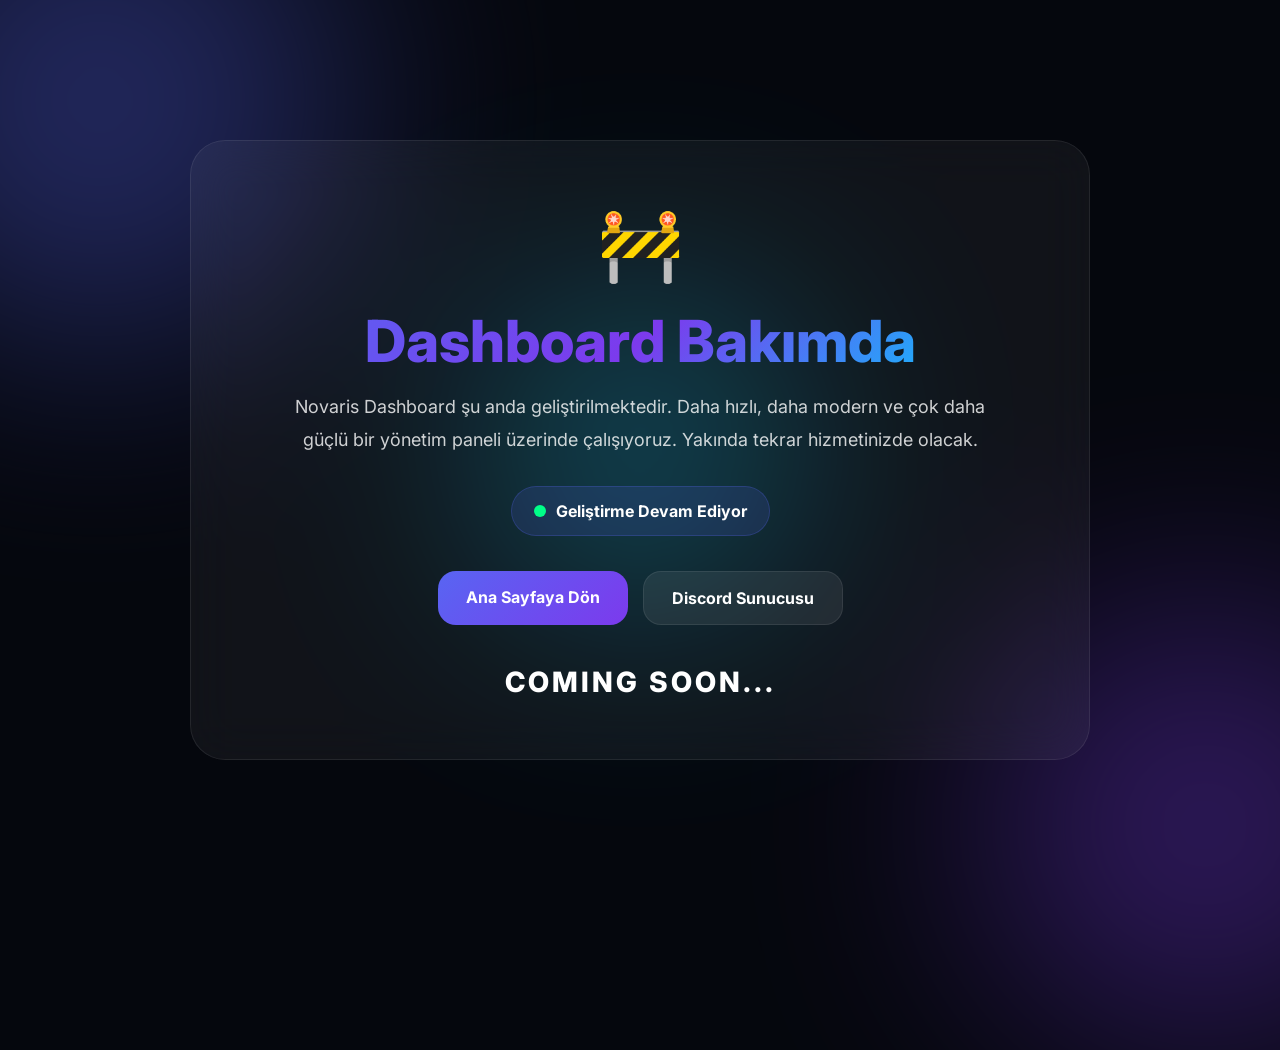
<file: dashboard.html>
<!DOCTYPE html>

<html lang="tr">
<head>
<meta charset="UTF-8">
<meta name="viewport" content="width=device-width, initial-scale=1.0">
<title>Novaris Dashboard - Bakımda</title>

<link href="https://fonts.googleapis.com/css2?family=Inter:wght@400;600;700;800&display=swap" rel="stylesheet">

<style>
*{
margin:0;
padding:0;
box-sizing:border-box;
font-family:'Inter',sans-serif;
}

body{
background:#05070d;
height:100vh;
overflow:hidden;
display:flex;
justify-content:center;
align-items:center;
color:white;
position:relative;
}

/* Aurora */

.orb{
position:absolute;
border-radius:50%;
filter:blur(120px);
opacity:.35;
animation:float 12s infinite ease-in-out;
}

.orb1{
width:500px;
height:500px;
background:#5865F2;
top:-150px;
left:-150px;
}

.orb2{
width:450px;
height:450px;
background:#7c3aed;
right:-150px;
bottom:-150px;
animation-delay:2s;
}

.orb3{
width:300px;
height:300px;
background:#00d4ff;
top:50%;
left:50%;
transform:translate(-50%,-50%);
animation-delay:4s;
}

@keyframes float{
0%,100%{
transform:translateY(0px);
}
50%{
transform:translateY(-40px);
}
}

/* Card */

.container{
width:90%;
max-width:900px;
padding:60px;
border-radius:35px;
background:rgba(255,255,255,.05);
backdrop-filter:blur(25px);
border:1px solid rgba(255,255,255,.08);
text-align:center;
position:relative;
z-index:5;
}

.logo{
font-size:70px;
margin-bottom:20px;
animation:rotate 6s linear infinite;
}

@keyframes rotate{
from{
transform:rotate(0deg);
}
to{
transform:rotate(360deg);
}
}

h1{
font-size:58px;
font-weight:800;
margin-bottom:15px;
background:linear-gradient(135deg,#5865F2,#7c3aed,#00d4ff);
-webkit-background-clip:text;
-webkit-text-fill-color:transparent;
}

p{
font-size:18px;
opacity:.8;
line-height:1.8;
max-width:700px;
margin:auto;
}

.status{
display:inline-flex;
align-items:center;
gap:10px;
padding:14px 22px;
border-radius:999px;
margin-top:30px;
background:rgba(88,101,242,.15);
border:1px solid rgba(88,101,242,.25);
font-weight:700;
}

.dot{
width:12px;
height:12px;
background:#00ff88;
border-radius:50%;
animation:pulse 1.5s infinite;
}

@keyframes pulse{
0%{transform:scale(1)}
50%{transform:scale(1.4)}
100%{transform:scale(1)}
}

.buttons{
display:flex;
justify-content:center;
gap:15px;
flex-wrap:wrap;
margin-top:35px;
}

.btn{
padding:16px 28px;
border-radius:18px;
text-decoration:none;
font-weight:700;
color:white;
transition:.3s;
}

.primary{
background:linear-gradient(135deg,#5865F2,#7c3aed);
}

.secondary{
background:rgba(255,255,255,.08);
border:1px solid rgba(255,255,255,.08);
}

.btn:hover{
transform:translateY(-5px);
}

.countdown{
margin-top:40px;
font-size:28px;
font-weight:800;
letter-spacing:3px;
}
</style>

</head>
<body>

<div class="orb orb1"></div>
<div class="orb orb2"></div>
<div class="orb orb3"></div>

<div class="container">

<div class="logo">🚧</div>

<h1>Dashboard Bakımda</h1>

<p>
Novaris Dashboard şu anda geliştirilmektedir.
Daha hızlı, daha modern ve çok daha güçlü bir yönetim paneli üzerinde çalışıyoruz.
Yakında tekrar hizmetinizde olacak.
</p>

<div class="status">
<div class="dot"></div>
Geliştirme Devam Ediyor
</div>

<div class="buttons">
<a href="../index.html" class="btn primary">
Ana Sayfaya Dön
</a>

<a href="https://discord.gg/KdquMm7KxS" class="btn secondary">
Discord Sunucusu
</a>
</div>

<div class="countdown" id="countdown">
COMING SOON
</div>

</div>

<script>
const countdown =
document.getElementById("countdown");

let dots = 0;

setInterval(()=>{
dots++;
if(dots > 3) dots = 0;
countdown.innerText =
"COMING SOON" + ".".repeat(dots);
},500);
</script>

</body>
</html>
</file>
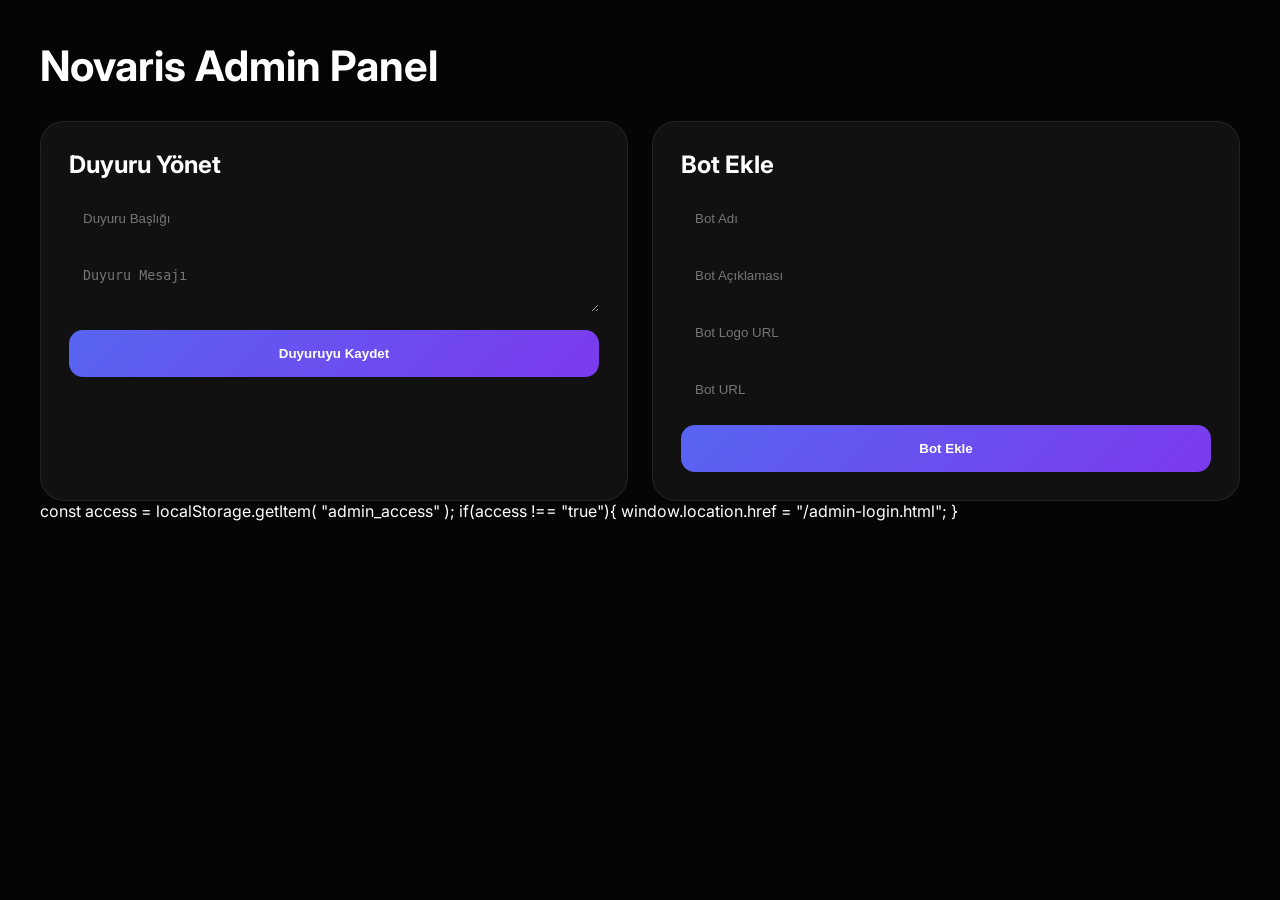
<file: admin/admin.html>
<!DOCTYPE html>
<html lang="tr">
<head>
<meta charset="UTF-8">
<meta name="viewport" content="width=device-width, initial-scale=1.0">
<title>Novaris Admin Panel</title>

<link href="https://fonts.googleapis.com/css2?family=Inter:wght@400;500;600;700;800&display=swap" rel="stylesheet">

<style>
*{
margin:0;
padding:0;
box-sizing:border-box;
}

body{
font-family:'Inter',sans-serif;
background:#050505;
color:white;
padding:40px;
}

h1{
font-size:42px;
margin-bottom:30px;
}

.grid{
display:grid;
grid-template-columns:repeat(auto-fit,minmax(320px,1fr));
gap:24px;
}

.card{
background:rgba(255,255,255,.05);
border:1px solid rgba(255,255,255,.08);
padding:28px;
border-radius:24px;
}

.card h2{
margin-bottom:18px;
}

input,textarea{
width:100%;
padding:14px;
margin-bottom:14px;
border-radius:14px;
border:none;
outline:none;
background:#111;
color:white;
}

button{
width:100%;
padding:16px;
border:none;
border-radius:14px;
background:linear-gradient(135deg,#5865F2,#7c3aed);
color:white;
font-weight:700;
cursor:pointer;
}
</style>
</head>

<body>

<h1>Novaris Admin Panel</h1>

<div class="grid">

<div class="card">

<h2>Duyuru Yönet</h2>

<input id="title" placeholder="Duyuru Başlığı">

<textarea id="text" placeholder="Duyuru Mesajı"></textarea>

<button onclick="saveAnnouncement()">
Duyuruyu Kaydet
</button>

</div>

<div class="card">

<h2>Bot Ekle</h2>

<input id="botName" placeholder="Bot Adı">

<input id="botDesc" placeholder="Bot Açıklaması">

<input id="botIcon" placeholder="Bot Logo URL">

<input id="botUrl" placeholder="Bot URL">

<button onclick="addBot()">
Bot Ekle
</button>

</div>

</div>
const access =
localStorage.getItem(
"admin_access"
);

if(access !== "true"){

window.location.href =
"/admin-login.html";

}
<script>

async function saveAnnouncement(){

const title =
document.getElementById(
"title"
).value;

const text =
document.getElementById(
"text"
).value;

const res =
await fetch(
"http://localhost:3000/api/announcement",
{
method:"POST",

headers:{
"Content-Type":
"application/json"
},

body:JSON.stringify({

enabled:true,
title,
text

})

});

const data =
await res.json();

if(data.success){

alert(
"Duyuru kaydedildi!"
);

}

}

function addBot(){

alert(
"Backend bağlanınca bot sistemi aktif olacak."
);

}

</script>

</body>
</html>
</file>
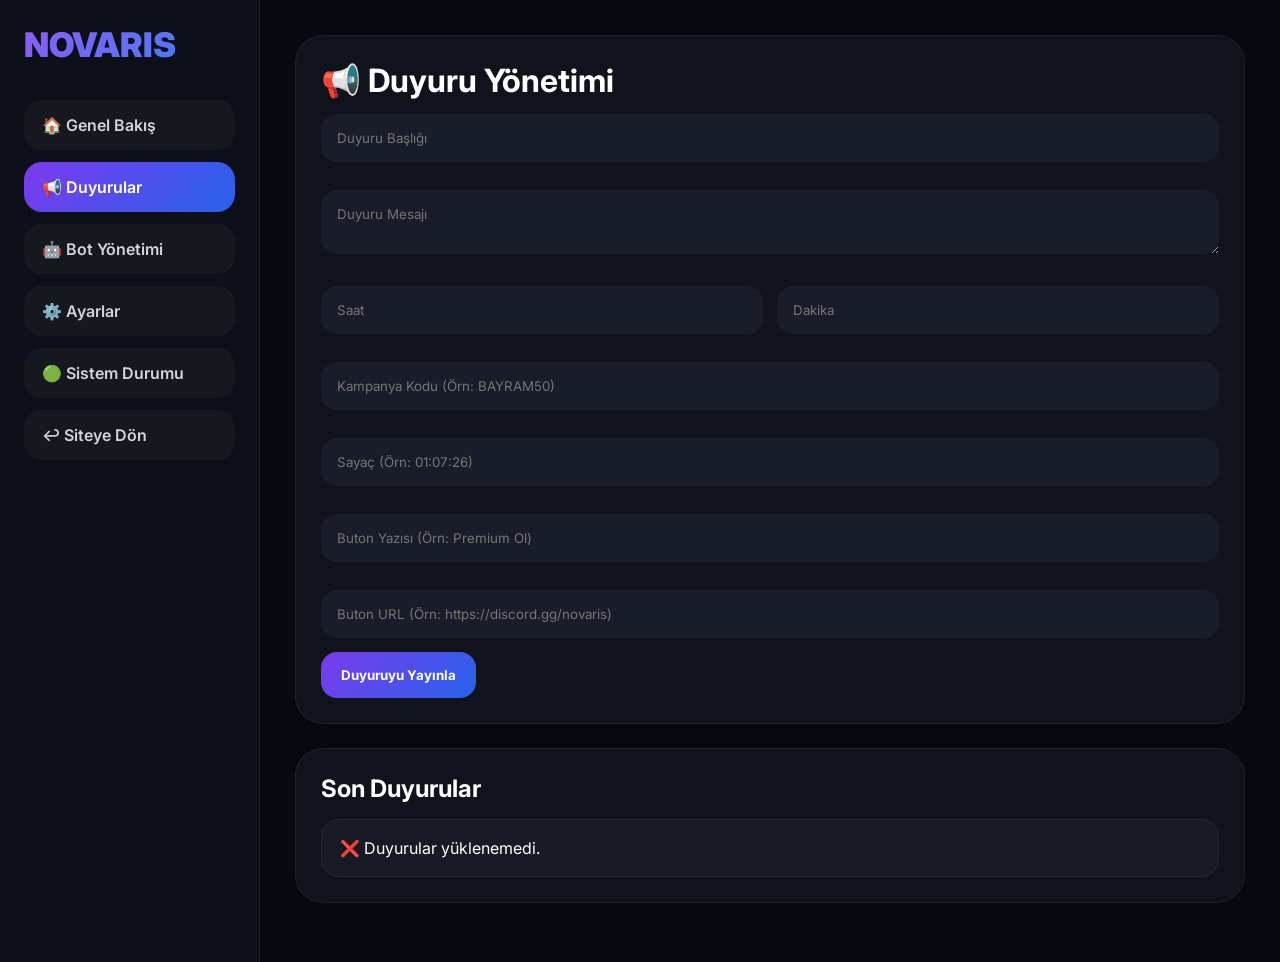
<file: admin/announcements.html>
<!DOCTYPE html>
<html lang="tr">
<head>
<meta charset="UTF-8">
<title>Duyurular</title>
<link href="https://fonts.googleapis.com/css2?family=Inter:wght@400;600;700;800&display=swap" rel="stylesheet">

<style>
*{margin:0;padding:0;box-sizing:border-box;font-family:'Inter',sans-serif}
body{background:#07090f;color:white;display:flex;min-height:100vh;overflow:hidden}
.sidebar{width:260px;background:#0d1018;border-right:1px solid rgba(255,255,255,.06);padding:24px;display:flex;flex-direction:column}
.logo{font-size:34px;font-weight:900;margin-bottom:35px;background:linear-gradient(135deg,#8b5cf6,#3b82f6);-webkit-background-clip:text;-webkit-text-fill-color:transparent}
.menu{display:flex;flex-direction:column;gap:12px}
.menu a{padding:15px 18px;border-radius:18px;text-decoration:none;color:#d4d4d8;background:rgba(255,255,255,.03);transition:.25s;font-weight:600}
.menu a:hover,.menu a.active{background:linear-gradient(135deg,#7c3aed,#2563eb);color:white}
.main{flex:1;padding:35px;overflow:auto}
.card{background:#11131c;border:1px solid rgba(255,255,255,.06);border-radius:28px;padding:25px;margin-bottom:24px}
.input,textarea{width:100%;padding:16px;border-radius:16px;background:#191d29;border:none;outline:none;color:white;margin-top:14px;margin-bottom:14px}
.btn{padding:15px 20px;border:none;border-radius:16px;background:linear-gradient(135deg,#7c3aed,#2563eb);color:white;font-weight:700;cursor:pointer}
.activity{padding:18px;border-radius:18px;background:rgba(255,255,255,.03);margin-top:16px;border:1px solid rgba(255,255,255,.05)}
.actions{display:flex;gap:10px}
.edit{background:#f59e0b}
.delete{background:#dc2626}
::-webkit-scrollbar{width:8px}
::-webkit-scrollbar-thumb{background:#7c3aed;border-radius:999px}

.promo-box{
display:flex;
gap:10px;
align-items:center;
flex-wrap:wrap;
}

.promo-code{
padding:12px 18px;
border-radius:14px;
background:#5d6b46;
border:1px dashed #c3d49c;
font-weight:700;
font-size:14px;
}

.promo-timer{
padding:12px 18px;
border-radius:14px;
background:#4f5c47;
border:1px solid #727f65;
font-weight:700;
font-size:14px;
}

.promo-button{
padding:12px 20px;
border:none;
border-radius:14px;
background:#f5ebc7;
color:#1a1a1a;
font-weight:800;
cursor:pointer;
text-decoration:none;
display:inline-flex;
align-items:center;
justify-content:center;
transition:.25s;
}

.promo-button:hover{
transform:translateY(-3px);
box-shadow:0 10px 30px rgba(245,235,199,.2);
}


.modal{
position:fixed;
inset:0;
background:rgba(0,0,0,.7);
display:none;
align-items:center;
justify-content:center;
z-index:9999;
padding:20px;
}

.modal.active{
display:flex;
}

.modal-box{
width:100%;
max-width:700px;
background:#11131c;
border:1px solid rgba(255,255,255,.08);
border-radius:28px;
padding:30px;
max-height:90vh;
overflow:auto;
}

.modal-title{
font-size:28px;
font-weight:800;
margin-bottom:20px;
}

.time-grid{
display:grid;
grid-template-columns:repeat(2,1fr);
gap:14px;
}

@media(max-width:700px){
.time-grid{
grid-template-columns:1fr;
}
}


.activity{
animation:fadeIn .3s ease;
}

@keyframes fadeIn{
from{
opacity:0;
transform:translateY(8px);
}
to{
opacity:1;
transform:translateY(0);
}
}

</style>

</head>
<body>

<div class="sidebar">
<div class="logo">NOVARIS</div>

<div class="menu">
<a href="panel.html">🏠 Genel Bakış</a>
<a class="active" href="announcements.html">📢 Duyurular</a>
<a href="bots.html">🤖 Bot Yönetimi</a>
<a href="settings.html">⚙️ Ayarlar</a>
<a href="system.html">🟢 Sistem Durumu</a>
<a href="../index.html">↩ Siteye Dön</a>
</div>

</div>

<div class="main">

<div class="card">

<h1>📢 Duyuru Yönetimi</h1>

<input class="input" id="title" placeholder="Duyuru Başlığı">

<textarea id="text" class="input" placeholder="Duyuru Mesajı"></textarea>

<div class="time-grid">

<input
type="number"
id="hours"
class="input"
placeholder="Saat">

<input
type="number"
id="minutes"
class="input"
placeholder="Dakika">

</div>


<input
type="text"
id="promoCode"
class="input"
placeholder="Kampanya Kodu (Örn: BAYRAM50)">

<input
type="text"
id="promoTimer"
class="input"
placeholder="Sayaç (Örn: 01:07:26)">

<input
type="text"
id="promoButton"
class="input"
placeholder="Buton Yazısı (Örn: Premium Ol)">

<input
type="text"
id="promoButtonUrl"
class="input"
placeholder="Buton URL (Örn: https://discord.gg/novaris)">


<button class="btn" onclick="publishAnnouncement()">
Duyuruyu Yayınla
</button>

</div>

<div class="card">

<h2>Son Duyurular</h2>

<div id="announcementList"></div>

</div>

</div>





<div class="modal" id="editModal">

<div class="modal-box">

<div class="modal-title">
Duyuruyu Düzenle
</div>

<input class="input" id="editTitle" placeholder="Başlık">

<textarea class="input" id="editText" placeholder="Mesaj"></textarea>

<div class="time-grid">

<input
type="number"
id="editHours"
class="input"
placeholder="Saat">

<input
type="number"
id="editMinutes"
class="input"
placeholder="Dakika">

</div>

<input class="input" id="editPromoCode" placeholder="Kampanya Kodu">

<input class="input" id="editPromoTimer" placeholder="Sayaç (01:30:00)">

<input class="input" id="editPromoButton" placeholder="Buton Yazısı">

<input class="input" id="editPromoButtonUrl" placeholder="Buton URL">

<div style="display:flex;gap:12px;margin-top:20px;">

<button class="btn" onclick="saveEdit()">
Kaydet
</button>

<button class="btn delete" onclick="closeModal()">
İptal
</button>

</div>

</div>

</div>

<script>

  function showSuccess(text){

document.getElementById(
"successText"
).innerText = text;

document.getElementById(
"successModal"
).classList.add(
"active"
);

}

function closeSuccess(){

document.getElementById(
"successModal"
).classList.remove(
"active"
);

}

const API_URL =
"https://novaris-api.onrender.com/api/announcement";

async function publishAnnouncement(){

const title =
document.getElementById("title").value;

const text =
document.getElementById("text").value;

const hours =
document.getElementById("hours").value || 0;

const minutes =
document.getElementById("minutes").value || 0;

const expire =
`${hours} Saat ${minutes} Dakika`;

const promoCode =
document.getElementById("promoCode").value;

const promoTimer =
document.getElementById("promoTimer").value;

const promoButton =
document.getElementById("promoButton").value;

const promoButtonUrl =
document.getElementById("promoButtonUrl").value;

if(!title || !text) return;

await fetch(API_URL,{

method:"POST",

headers:{
"Content-Type":"application/json"
},

body:JSON.stringify({
enabled:true,
title:title,
text:text,
expire:expire,
promoCode:promoCode,
promoTimer:promoTimer,
promoButton:promoButton,
promoButtonUrl:promoButtonUrl,
date:new Date().toLocaleString("tr-TR")
})

});

document.getElementById("title").value="";
document.getElementById("text").value="";
document.getElementById("hours").value="";
document.getElementById("minutes").value="";
document.getElementById("promoCode").value="";
document.getElementById("promoTimer").value="";
document.getElementById("promoButton").value="";
document.getElementById("promoButtonUrl").value="";

renderAnnouncements();

}

async function renderAnnouncements(){

const list =
document.getElementById("announcementList");

list.innerHTML = "";

try{

const res =
await fetch(API_URL);

const data =
await res.json();

const announcements =
Array.isArray(data)
? data
: [data];

announcements.reverse().forEach((a,index)=>{

list.innerHTML += `

<div class="activity">

<div style="
display:flex;
justify-content:space-between;
align-items:flex-start;
gap:20px;
flex-wrap:wrap;
">

<div style="flex:1;">

<div style="
display:flex;
justify-content:space-between;
align-items:center;
margin-bottom:14px;
gap:10px;
flex-wrap:wrap;
">

<h3>📢 ${a.title || 'Duyuru'}</h3>

<div style="
font-size:13px;
opacity:.7;
">
${a.date || ''}
</div>

</div>

<p style="
opacity:.8;
line-height:1.8;
margin-bottom:16px;
">
${a.text || ''}
</p>

</div>

<div class="promo-box">

${a.promoCode ? `
<div class="promo-code">
${a.promoCode}
</div>
` : ''}

${a.promoTimer ? `
<div class="promo-timer"
data-timer="${a.promoTimer}">
⏱ ${a.promoTimer}
</div>
` : ''}

${a.promoButton ? `
<a
href="${a.promoButtonUrl || '#' }"
target="_blank"
class="promo-button">
${a.promoButton}
</a>
` : ''}

</div>

</div>

<div style="
display:flex;
justify-content:space-between;
align-items:center;
margin-top:18px;
gap:15px;
flex-wrap:wrap;
">

<div style="
padding:8px 12px;
border-radius:12px;
background:rgba(124,58,237,.15);
font-size:13px;
">
⏰ Süre: ${a.expire || "Süresiz"}
</div>

<div class="actions">

<button
class="btn edit"
onclick="editAnnouncement(${a.id})">
Düzenle
</button>

<button
class="btn delete"
onclick="deleteAnnouncement(${a.id})">
Sil
</button>

</div>

</div>

</div>

`;

});

startCountdowns();

}catch(err){

list.innerHTML = `
<div class="activity">
❌ Duyurular yüklenemedi.
</div>
`;

}

}

function startCountdowns(){

document.querySelectorAll("[data-timer]").forEach(el=>{

let time = el.dataset.timer;

if(!time.includes(":")) return;

let parts = time.split(":").map(Number);

let total =
(parts[0] * 3600) +
(parts[1] * 60) +
(parts[2]);

setInterval(()=>{

if(total <= 0){

el.innerHTML = "⏱ Süre Doldu";
return;

}

total--;

let h =
String(Math.floor(total / 3600)).padStart(2,"0");

let m =
String(Math.floor((total % 3600)/60)).padStart(2,"0");

let s =
String(total % 60).padStart(2,"0");

el.innerHTML =
`⏱ ${h}:${m}:${s}`;

},1000);

});

}


let deletingId = null;

function deleteAnnouncement(id){
deletingId = id;
document.getElementById("deleteModal").classList.add("active");
}

function closeDeleteModal(){
document.getElementById("deleteModal").classList.remove("active");
}

async function confirmDelete(){
if(!deletingId) return;

const res = await fetch(API_URL + "/" + deletingId,{method:"DELETE"});
const data = await res.json();

if(data.success){

closeDeleteModal();

deletingId = null;

showToast("🗑️ Duyuru başarıyla silindi.","success");

renderAnnouncements();

}
}

let editingId = null;

async function editAnnouncement(id){

editingId = id;

const res = await fetch(API_URL);

const data = await res.json();

const announcements =
Array.isArray(data)
? data
: [data];

const a =
announcements.find(x => x.id === id);

if(!a) return;

document.getElementById("editTitle").value =
a.title || "";

document.getElementById("editText").value =
a.text || "";

document.getElementById("editPromoCode").value =
a.promoCode || "";

document.getElementById("editPromoTimer").value =
a.promoTimer || "";

document.getElementById("editPromoButton").value =
a.promoButton || "";

document.getElementById("editPromoButtonUrl").value =
a.promoButtonUrl || "";

document.getElementById("editModal")
.classList.add("active");

}

function closeModal(){

document.getElementById("editModal")
.classList.remove("active");

}

async function saveEdit(){

const updated = {

enabled:true,

title:
document.getElementById("editTitle").value,

text:
document.getElementById("editText").value,

expire:
document.getElementById("editHours").value +
" Saat " +
document.getElementById("editMinutes").value +
" Dakika",

promoCode:
document.getElementById("editPromoCode").value,

promoTimer:
document.getElementById("editPromoTimer").value,

promoButton:
document.getElementById("editPromoButton").value,

promoButtonUrl:
document.getElementById("editPromoButtonUrl").value,

date:
new Date().toLocaleString("tr-TR")

};

const res = await fetch(API_URL + "/" + editingId,{
method:"PUT",
headers:{"Content-Type":"application/json"},
body:JSON.stringify(updated)
});

const data = await res.json();

if(data.success){

closeModal();

showToast("✅ Duyuru başarıyla güncellendi.","success");

renderAnnouncements();

}
}

window.onload = renderAnnouncements;

</script>





<div class="modal" id="deleteModal">
<div class="modal-box" style="max-width:500px;">
<div class="modal-title">Duyuruyu Sil</div>
<p style="margin-bottom:20px;">Bu duyuruyu silmek istediğine emin misin?</p>
<div style="display:flex;gap:10px;">
<button class="btn delete" onclick="confirmDelete()">Evet, Sil</button>
<button class="btn" onclick="closeDeleteModal()">İptal</button>
</div>
</div>
</div>
<div id="successModal" class="modal">

<div class="modal-box"
style="
max-width:450px;
text-align:center;
">

<div style="
font-size:70px;
margin-bottom:15px;
">
✅
</div>

<h2 id="successText">
İşlem başarılı
</h2>

<button
class="btn"
style="margin-top:20px"
onclick="closeSuccess()">
Tamam
</button>

</div>

</div>

<style>
.toast{
position:fixed;
top:20px;
right:20px;
background:#11131c;
border:1px solid rgba(255,255,255,.08);
padding:16px 20px;
border-radius:16px;
z-index:10000;
backdrop-filter:blur(15px);
transform:translateX(400px);
transition:.35s;
font-weight:700;
}
.toast.show{transform:translateX(0);}
</style>

<div id="toast" class="toast"></div>

<script>
function showToast(text){
const t=document.getElementById("toast");
t.innerText=text;
t.classList.add("show");
setTimeout(()=>t.classList.remove("show"),3000);
}

document.addEventListener("keydown",e=>{
if(e.key==="Escape"){
document.getElementById("editModal")?.classList.remove("active");
document.getElementById("deleteModal")?.classList.remove("active");
}
});
</script>

</body>
</html>
</file>
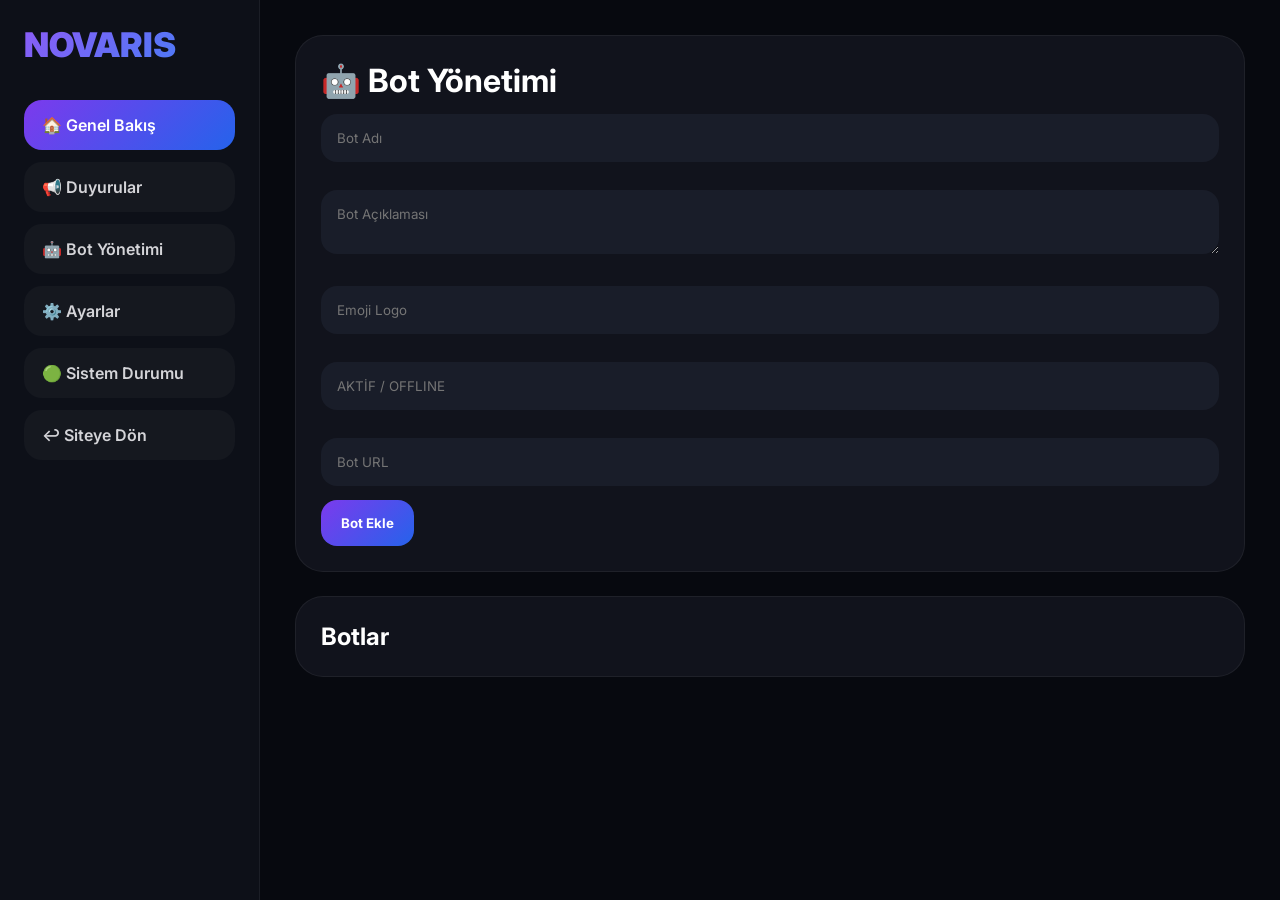
<file: admin/bots.html>
<!DOCTYPE html>
<html lang="tr">
<head>
<meta charset="UTF-8">
<title>Bot Yönetimi</title>
<link href="https://fonts.googleapis.com/css2?family=Inter:wght@400;600;700;800&display=swap" rel="stylesheet">

<style>
*{margin:0;padding:0;box-sizing:border-box;font-family:'Inter',sans-serif}
body{background:#07090f;color:white;display:flex;min-height:100vh;overflow:hidden}
.sidebar{width:260px;background:#0d1018;border-right:1px solid rgba(255,255,255,.06);padding:24px;display:flex;flex-direction:column}
.logo{font-size:34px;font-weight:900;margin-bottom:35px;background:linear-gradient(135deg,#8b5cf6,#3b82f6);-webkit-background-clip:text;-webkit-text-fill-color:transparent}
.menu{display:flex;flex-direction:column;gap:12px}
.menu a{padding:15px 18px;border-radius:18px;text-decoration:none;color:#d4d4d8;background:rgba(255,255,255,.03);transition:.25s;font-weight:600}
.menu a:hover,.menu a.active{background:linear-gradient(135deg,#7c3aed,#2563eb);color:white}
.main{flex:1;padding:35px;overflow:auto}
.card{background:#11131c;border:1px solid rgba(255,255,255,.06);border-radius:28px;padding:25px;margin-bottom:24px}
.grid{display:grid;grid-template-columns:repeat(auto-fit,minmax(250px,1fr));gap:20px}
.stat{padding:28px;border-radius:24px;background:rgba(255,255,255,.03);border:1px solid rgba(255,255,255,.05)}
.stat h2{font-size:42px;margin-bottom:8px}
.input,textarea,select{width:100%;padding:16px;border-radius:16px;background:#191d29;border:none;outline:none;color:white;margin-top:14px;margin-bottom:14px}
.btn{padding:15px 20px;border:none;border-radius:16px;background:linear-gradient(135deg,#7c3aed,#2563eb);color:white;font-weight:700;cursor:pointer}
.bot-card{display:flex;justify-content:space-between;align-items:center;padding:20px;border-radius:20px;background:rgba(255,255,255,.03);margin-top:14px;border:1px solid rgba(255,255,255,.05)}
.online{color:#4ade80;font-weight:700}
.offline{color:#ff4d6d;font-weight:700}
.activity{padding:16px;border-radius:16px;background:rgba(255,255,255,.03);margin-top:12px}
.actions{display:flex;gap:10px}
.edit{background:#f59e0b}
.delete{background:#dc2626}
</style>

</head>
<body>

<div class="sidebar">
<div class="logo">NOVARIS</div>

<div class="menu">
<a class="active" href="panel.html">🏠 Genel Bakış</a>
<a href="announcements.html">📢 Duyurular</a>
<a href="bots.html">🤖 Bot Yönetimi</a>
<a href="settings.html">⚙️ Ayarlar</a>
<a href="system.html">🟢 Sistem Durumu</a>
<a href="../index.html">↩ Siteye Dön</a>
</div>

</div>

<div class="main">

<div class="card">

<h1>🤖 Bot Yönetimi</h1>

<input class="input" id="botName" placeholder="Bot Adı">

<textarea class="input" id="botDescription" placeholder="Bot Açıklaması"></textarea>

<input class="input" id="botLogo" placeholder="Emoji Logo">

<input class="input" id="botStatus" placeholder="AKTİF / OFFLINE">

<input class="input" id="botURL" placeholder="Bot URL">

<button class="btn" onclick="addBot()">
Bot Ekle
</button>

</div>

<div class="card">

<h2>Botlar</h2>

<div id="botList"></div>

</div>

</div>

<script>

function getBots(){
return JSON.parse(localStorage.getItem("novaris_bots") || "[]");
}

function saveBots(bots){
localStorage.setItem("novaris_bots",JSON.stringify(bots));
}

function renderBots(){

const list =
document.getElementById("botList");

list.innerHTML = "";

getBots().forEach((bot,index)=>{

const offline =
bot.status.toLowerCase().includes("off");

list.innerHTML += `
<div class="bot-card">

<div>
<h3>${bot.logo} ${bot.name}</h3>

<p style="opacity:.7;margin-top:6px;">
${bot.description}
</p>

<p class="${offline ? 'offline' : 'online'}"
style="margin-top:8px;">
${bot.status}
</p>
</div>

<div class="actions">

<button class="btn edit"
onclick="editBot(${index})">
Düzenle
</button>

<button class="btn delete"
onclick="deleteBot(${index})">
Sil
</button>

</div>

</div>
`;

});

}

function addBot(){

const bots = getBots();

bots.unshift({
name:botName.value,
description:botDescription.value,
logo:botLogo.value,
status:botStatus.value,
url:botURL.value
});

saveBots(bots);

renderBots();

document.querySelectorAll("input").forEach(x=>x.value="");
document.querySelectorAll("textarea").forEach(x=>x.value="");

}

function deleteBot(index){

const bots = getBots();

bots.splice(index,1);

saveBots(bots);

renderBots();

}

function editBot(index){

const bots = getBots();

const bot = bots[index];

botName.value = bot.name;
botDescription.value = bot.description;
botLogo.value = bot.logo;
botStatus.value = bot.status;
botURL.value = bot.url;

bots.splice(index,1);

saveBots(bots);

renderBots();

}

window.onload = renderBots;

</script>

</body>
</html>
</file>
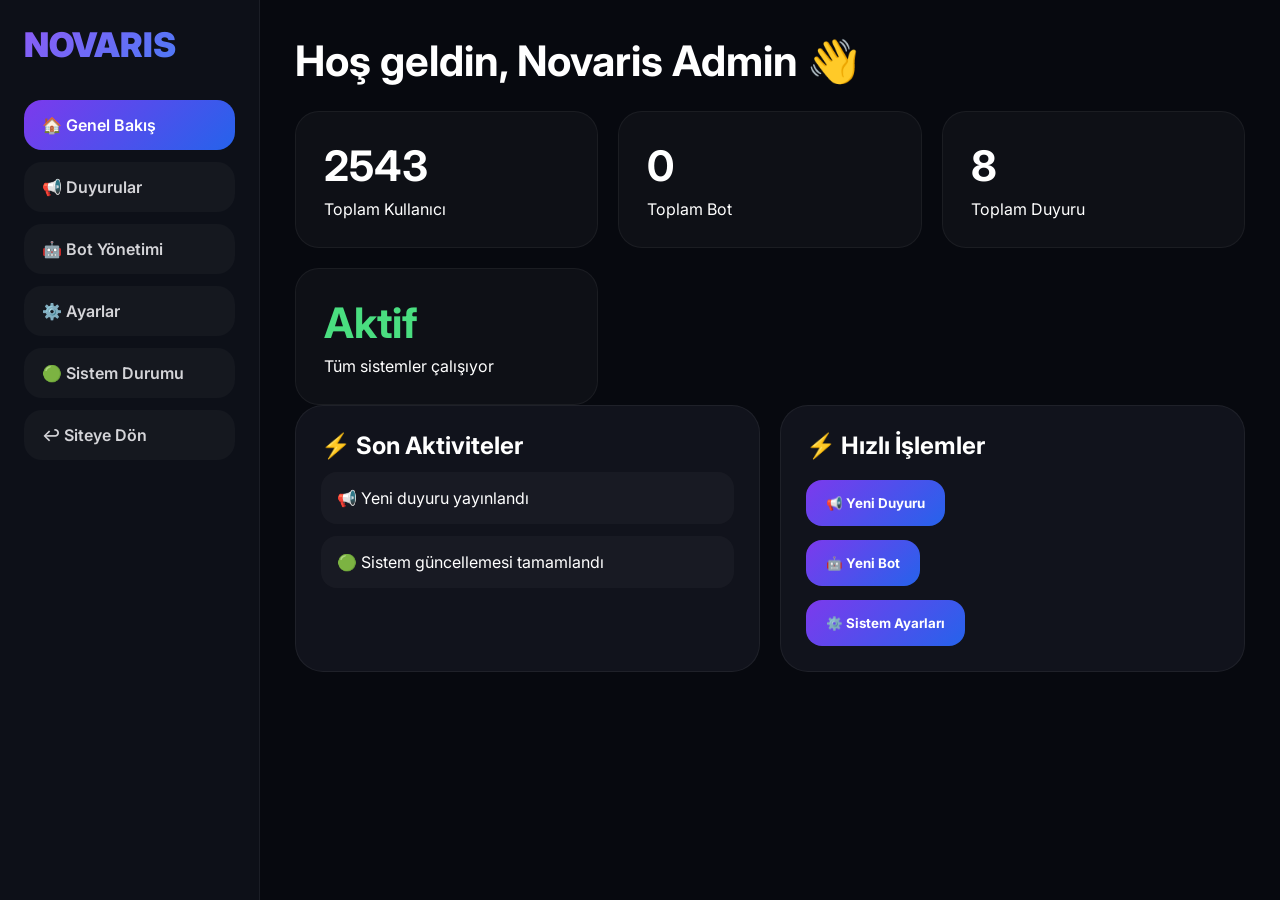
<file: admin/panel.html>
<!DOCTYPE html>
<html lang="tr">
<head>
<meta charset="UTF-8">
<title>Novaris Panel</title>
<link href="https://fonts.googleapis.com/css2?family=Inter:wght@400;600;700;800&display=swap" rel="stylesheet">

<style>
*{margin:0;padding:0;box-sizing:border-box;font-family:'Inter',sans-serif}
body{background:#07090f;color:white;display:flex;min-height:100vh;overflow:hidden}
.sidebar{width:260px;background:#0d1018;border-right:1px solid rgba(255,255,255,.06);padding:24px;display:flex;flex-direction:column}
.logo{font-size:34px;font-weight:900;margin-bottom:35px;background:linear-gradient(135deg,#8b5cf6,#3b82f6);-webkit-background-clip:text;-webkit-text-fill-color:transparent}
.menu{display:flex;flex-direction:column;gap:12px}
.menu a{padding:15px 18px;border-radius:18px;text-decoration:none;color:#d4d4d8;background:rgba(255,255,255,.03);transition:.25s;font-weight:600}
.menu a:hover,.menu a.active{background:linear-gradient(135deg,#7c3aed,#2563eb);color:white}
.main{flex:1;padding:35px;overflow:auto}
.card{background:#11131c;border:1px solid rgba(255,255,255,.06);border-radius:28px;padding:25px;margin-bottom:24px}
.grid{display:grid;grid-template-columns:repeat(auto-fit,minmax(250px,1fr));gap:20px}
.stat{padding:28px;border-radius:24px;background:rgba(255,255,255,.03);border:1px solid rgba(255,255,255,.05)}
.stat h2{font-size:42px;margin-bottom:8px}
.input,textarea,select{width:100%;padding:16px;border-radius:16px;background:#191d29;border:none;outline:none;color:white;margin-top:14px;margin-bottom:14px}
.btn{padding:15px 20px;border:none;border-radius:16px;background:linear-gradient(135deg,#7c3aed,#2563eb);color:white;font-weight:700;cursor:pointer}
.bot-card{display:flex;justify-content:space-between;align-items:center;padding:20px;border-radius:20px;background:rgba(255,255,255,.03);margin-top:14px;border:1px solid rgba(255,255,255,.05)}
.online{color:#4ade80;font-weight:700}
.offline{color:#ff4d6d;font-weight:700}
.activity{padding:16px;border-radius:16px;background:rgba(255,255,255,.03);margin-top:12px}
.actions{display:flex;gap:10px}
.edit{background:#f59e0b}
.delete{background:#dc2626}
</style>

</head>
<body>

<div class="sidebar">
<div class="logo">NOVARIS</div>

<div class="menu">
<a class="active" href="panel.html">🏠 Genel Bakış</a>
<a href="announcements.html">📢 Duyurular</a>
<a href="bots.html">🤖 Bot Yönetimi</a>
<a href="settings.html">⚙️ Ayarlar</a>
<a href="system.html">🟢 Sistem Durumu</a>
<a href="../index.html">↩ Siteye Dön</a>
</div>

</div>

<div class="main">

<h1 style="font-size:42px;margin-bottom:25px;">Hoş geldin, Novaris Admin 👋</h1>

<div class="grid">

<div class="stat">
<h2>2543</h2>
<p>Toplam Kullanıcı</p>
</div>

<div class="stat">
<h2 id="totalBots">0</h2>
<p>Toplam Bot</p>
</div>

<div class="stat">
<h2>8</h2>
<p>Toplam Duyuru</p>
</div>

<div class="stat">
<h2 class="online">Aktif</h2>
<p>Tüm sistemler çalışıyor</p>
</div>

</div>

<div class="grid">

<div class="card">
<h2>⚡ Son Aktiviteler</h2>


<div class="activity">📢 Yeni duyuru yayınlandı</div>
<div class="activity">🟢 Sistem güncellemesi tamamlandı</div>

</div>

<div class="card">

<h2>⚡ Hızlı İşlemler</h2>

<div style="display:flex;flex-direction:column;gap:14px;margin-top:20px;">

<a href="announcements.html"><button class="btn">📢 Yeni Duyuru</button></a>

<a href="bots.html"><button class="btn">🤖 Yeni Bot</button></a>

<a href="settings.html"><button class="btn">⚙️ Sistem Ayarları</button></a>

</div>

</div>

</div>

</div>


<script>

const bots =
JSON.parse(
localStorage.getItem("novaris_bots") || "[]"
);

const totalBots =
document.getElementById("totalBots");

if(totalBots){

totalBots.innerText =
bots.length;

}

const activityCard =
document.querySelectorAll(".card")[0];

if(activityCard){

let activities = "";

bots.slice(0,5).forEach(bot=>{

activities += `
<div class="activity">
🤖 Yeni bot eklendi: ${bot.name}
</div>
`;

});

activities += `

<div class="activity">
📢 Yeni duyuru yayınlandı
</div>

<div class="activity">
🟢 Sistem güncellemesi tamamlandı
</div>

`;

activityCard.innerHTML =
"<h2>⚡ Son Aktiviteler</h2>" +
activities;

}

</script>

</body>
</html>
</file>
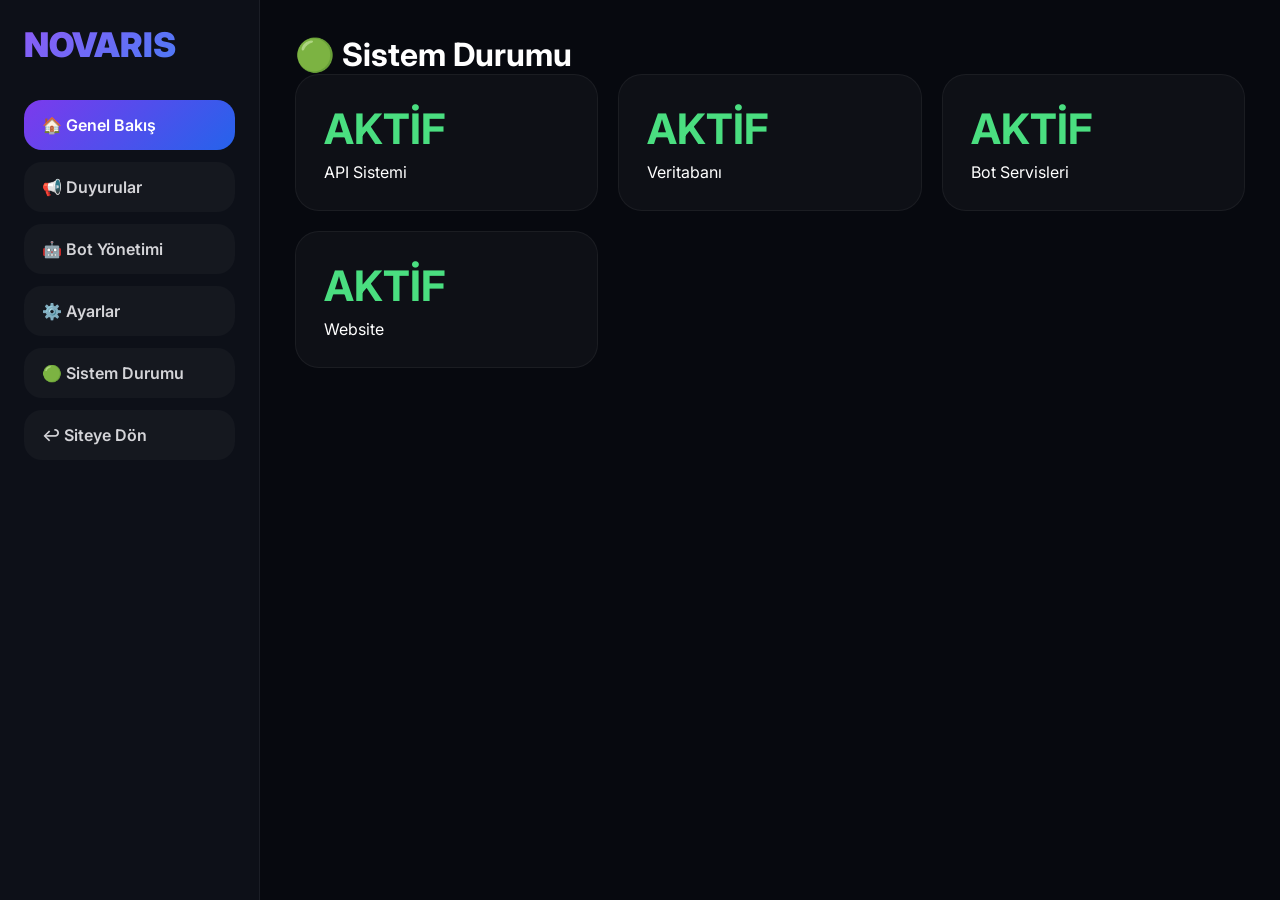
<file: admin/system.html>
<!DOCTYPE html>
<html lang="tr">
<head>
<meta charset="UTF-8">
<title>Sistem Durumu</title>
<link href="https://fonts.googleapis.com/css2?family=Inter:wght@400;600;700;800&display=swap" rel="stylesheet">

<style>
*{margin:0;padding:0;box-sizing:border-box;font-family:'Inter',sans-serif}
body{background:#07090f;color:white;display:flex;min-height:100vh;overflow:hidden}
.sidebar{width:260px;background:#0d1018;border-right:1px solid rgba(255,255,255,.06);padding:24px;display:flex;flex-direction:column}
.logo{font-size:34px;font-weight:900;margin-bottom:35px;background:linear-gradient(135deg,#8b5cf6,#3b82f6);-webkit-background-clip:text;-webkit-text-fill-color:transparent}
.menu{display:flex;flex-direction:column;gap:12px}
.menu a{padding:15px 18px;border-radius:18px;text-decoration:none;color:#d4d4d8;background:rgba(255,255,255,.03);transition:.25s;font-weight:600}
.menu a:hover,.menu a.active{background:linear-gradient(135deg,#7c3aed,#2563eb);color:white}
.main{flex:1;padding:35px;overflow:auto}
.card{background:#11131c;border:1px solid rgba(255,255,255,.06);border-radius:28px;padding:25px;margin-bottom:24px}
.grid{display:grid;grid-template-columns:repeat(auto-fit,minmax(250px,1fr));gap:20px}
.stat{padding:28px;border-radius:24px;background:rgba(255,255,255,.03);border:1px solid rgba(255,255,255,.05)}
.stat h2{font-size:42px;margin-bottom:8px}
.input,textarea,select{width:100%;padding:16px;border-radius:16px;background:#191d29;border:none;outline:none;color:white;margin-top:14px;margin-bottom:14px}
.btn{padding:15px 20px;border:none;border-radius:16px;background:linear-gradient(135deg,#7c3aed,#2563eb);color:white;font-weight:700;cursor:pointer}
.bot-card{display:flex;justify-content:space-between;align-items:center;padding:20px;border-radius:20px;background:rgba(255,255,255,.03);margin-top:14px;border:1px solid rgba(255,255,255,.05)}
.online{color:#4ade80;font-weight:700}
.offline{color:#ff4d6d;font-weight:700}
.activity{padding:16px;border-radius:16px;background:rgba(255,255,255,.03);margin-top:12px}
.actions{display:flex;gap:10px}
.edit{background:#f59e0b}
.delete{background:#dc2626}
</style>

</head>
<body>

<div class="sidebar">
<div class="logo">NOVARIS</div>

<div class="menu">
<a class="active" href="panel.html">🏠 Genel Bakış</a>
<a href="announcements.html">📢 Duyurular</a>
<a href="bots.html">🤖 Bot Yönetimi</a>
<a href="settings.html">⚙️ Ayarlar</a>
<a href="system.html">🟢 Sistem Durumu</a>
<a href="../index.html">↩ Siteye Dön</a>
</div>

</div>

<div class="main">

<h1>🟢 Sistem Durumu</h1>

<div class="grid">

<div class="stat">
<h2 class="online">AKTİF</h2>
<p>API Sistemi</p>
</div>

<div class="stat">
<h2 class="online">AKTİF</h2>
<p>Veritabanı</p>
</div>

<div class="stat">
<h2 class="online">AKTİF</h2>
<p>Bot Servisleri</p>
</div>

<div class="stat">
<h2 class="online">AKTİF</h2>
<p>Website</p>
</div>

</div>

</div>

</body>
</html>
</file>
